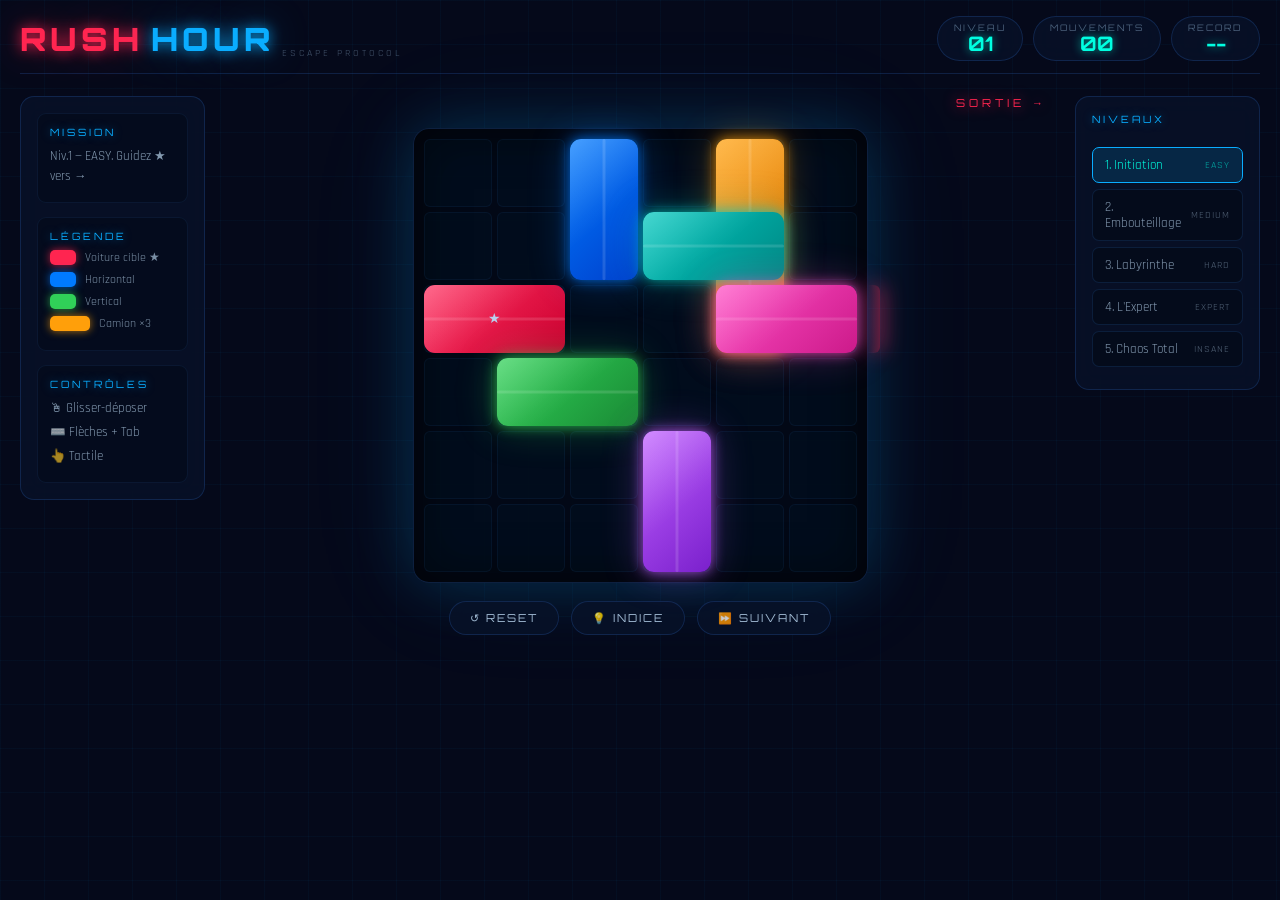
<file: RUSH TOUR/HTML/index.html>
<!DOCTYPE html>
<html lang="fr">
<head>
    <meta charset="UTF-8"/>
    <meta name="viewport" content="width=device-width, initial-scale=1.0"/>
    <title>RUSH HOUR</title>
    <link href="https://fonts.googleapis.com/css2?family=Orbitron:wght@700;900&family=Rajdhani:wght@400;600&display=swap" rel="stylesheet"/>
    <style>
        *,*::before,*::after{box-sizing:border-box;margin:0;padding:0}
        html,body{height:100%;background:#05091a;color:#b8d0ee;font-family:'Rajdhani',sans-serif;user-select:none;-webkit-user-select:none;overflow-x:hidden}

        /* Fond grille animée */
        body::before{
            content:'';position:fixed;inset:0;z-index:0;pointer-events:none;
            background-image:linear-gradient(rgba(10,173,255,.04)1px,transparent 1px),linear-gradient(90deg,rgba(10,173,255,.04)1px,transparent 1px);
            background-size:44px 44px;animation:gs 18s linear infinite;
        }
        @keyframes gs{to{background-position:44px 44px}}

        .wrap{position:relative;z-index:1;display:flex;flex-direction:column;min-height:100vh;padding:0 20px 30px}

        /* ── HEADER ── */
        header{display:flex;justify-content:space-between;align-items:center;padding:16px 0 12px;border-bottom:1px solid rgba(60,140,255,.18);flex-wrap:wrap;gap:12px}
        .logo{display:flex;align-items:baseline;gap:8px}
        .lr{font-family:'Orbitron',sans-serif;font-size:clamp(18px,4vw,32px);font-weight:900;color:#ff2550;text-shadow:0 0 14px rgba(255,37,80,.9),0 0 40px rgba(255,37,80,.4);letter-spacing:4px}
        .lh{font-family:'Orbitron',sans-serif;font-size:clamp(18px,4vw,32px);font-weight:900;color:#0aadff;text-shadow:0 0 14px rgba(10,173,255,.9),0 0 40px rgba(10,173,255,.4);letter-spacing:4px}
        .ls{font-size:10px;letter-spacing:3px;color:rgba(180,220,255,.35);align-self:flex-end}
        .stats{display:flex;gap:10px;flex-wrap:wrap}
        .stat{background:rgba(8,18,40,.8);border:1px solid rgba(60,140,255,.18);border-radius:30px;padding:5px 16px;display:flex;flex-direction:column;align-items:center;backdrop-filter:blur(10px);min-width:64px}
        .sl{font-size:9px;letter-spacing:2px;color:rgba(180,220,255,.4);font-family:'Orbitron',sans-serif}
        .sv{font-family:'Orbitron',sans-serif;font-size:20px;font-weight:700;color:#00ffe1;text-shadow:0 0 10px rgba(0,255,225,.6);line-height:1.1}

        /* ── LAYOUT ── */
        main{display:grid;grid-template-columns:185px 1fr 185px;gap:22px;flex:1;align-items:start;padding:22px 0}
        .panel{background:rgba(8,18,40,.8);border:1px solid rgba(60,140,255,.18);border-radius:14px;padding:16px;backdrop-filter:blur(12px);display:flex;flex-direction:column;gap:14px}
        .ptitle{font-family:'Orbitron',sans-serif;font-size:10px;letter-spacing:3px;color:#0aadff;text-shadow:0 0 8px rgba(10,173,255,.5);margin-bottom:8px}
        .pcard{background:rgba(0,0,0,.22);border:1px solid rgba(60,130,230,.1);border-radius:9px;padding:12px}
        .pcard p{font-size:12.5px;color:rgba(200,230,255,.65);line-height:1.6;margin-bottom:4px}
        .lr-row{display:flex;align-items:center;gap:9px;margin-bottom:7px;font-size:12px;color:rgba(200,230,255,.6)}
        .sw{width:26px;height:15px;border-radius:5px;flex-shrink:0}

        /* ── LISTE NIVEAUX ── */
        .lvl-btn{background:rgba(0,0,0,.25);border:1px solid rgba(60,140,255,.14);border-radius:7px;padding:9px 12px;cursor:pointer;color:rgba(200,230,255,.65);font-family:'Rajdhani',sans-serif;font-size:13px;text-align:left;width:100%;display:flex;justify-content:space-between;align-items:center;transition:all .2s;margin-bottom:6px}
        .lvl-btn:hover{background:rgba(10,173,255,.1);border-color:#0aadff;color:#fff;transform:translateX(3px)}
        .lvl-btn.active{background:rgba(10,173,255,.15);border-color:#0aadff;color:#00ffe1}
        .lvl-btn.done{border-color:#1dff8a;color:#1dff8a}
        .lbadge{font-size:10px;letter-spacing:1px;opacity:.6}
        .lvl-btn.done .lbadge{opacity:1}
        #tip-card{display:none}
        #tip-text{font-size:13px;color:rgba(255,230,0,.85);line-height:1.6}

        /* ── ZONE CENTRALE ── */
        .bwrap{display:flex;flex-direction:column;align-items:center;gap:18px}
        .exit-tag{font-family:'Orbitron',sans-serif;font-size:11px;letter-spacing:4px;color:#ff2550;text-shadow:0 0 14px rgba(255,37,80,.9);align-self:flex-end;margin-right:6px;animation:blink 2s ease-in-out infinite}
        @keyframes blink{0%,100%{opacity:1}50%{opacity:.4}}

        /* ── GRILLE ──
           La grille a position:relative.
           Les cellules de fond sont des divs inline-block (ou grid).
           Les voitures sont en position:absolute par-dessus.
           On calcule leur left/top/width/height en JS depuis la taille réelle des cellules.
        */
        #board-outer{position:relative}
        #board{
            display:grid;
            grid-template-columns:repeat(6,var(--cs,68px));
            grid-template-rows:repeat(6,var(--cs,68px));
            gap:5px;
            padding:10px;
            background:rgba(3,9,22,.92);
            border:1px solid rgba(60,140,255,.18);
            border-radius:16px;
            box-shadow:0 0 60px rgba(10,173,255,.2),0 0 120px rgba(10,173,255,.08),inset 0 0 50px rgba(0,0,0,.7);
            position:relative; /* Les voitures sont absolues par-dessus */
            touch-action:none;
        }
        /* Indicateur de sortie côté droit rangée 2 (index 2, 0-based) */
        #board::after{
            content:'';position:absolute;
            right:-13px;
            top:calc(10px + 2*(var(--cs,68px) + 5px));
            width:13px;height:var(--cs,68px);
            background:linear-gradient(to right,rgba(255,37,80,.05),rgba(255,37,80,.35));
            border-radius:0 6px 6px 0;
            box-shadow:5px 0 20px rgba(255,37,80,.45);
        }
        /* Cellule de fond */
        .cell{background:rgba(10,173,255,.028);border:1px solid rgba(60,130,230,.065);border-radius:6px}

        /* ── VOITURES ── position:absolute dans #board */
        .car{
            position:absolute;
            border-radius:11px;
            cursor:grab;
            display:flex;align-items:center;justify-content:center;
            overflow:hidden;
            touch-action:none;
            z-index:10;
            /* transition sur left/top pour l'animation de glissement */
            transition:left .15s cubic-bezier(.22,1,.36,1),top .15s cubic-bezier(.22,1,.36,1),box-shadow .2s,filter .18s,transform .18s;
        }
        .car::before{content:'';position:absolute;inset:0;border-radius:inherit;pointer-events:none;z-index:1;background:linear-gradient(140deg,rgba(255,255,255,.28) 0%,rgba(255,255,255,.04) 45%,transparent 56%)}
        .car::after{content:'';position:absolute;border-radius:3px;z-index:2;background:rgba(255,255,255,.13)}
        .car.H::after{width:100%;height:3px;top:50%;transform:translateY(-50%)}
        .car.V::after{height:100%;width:3px;left:50%;transform:translateX(-50%)}
        .car-lbl{font-size:14px;z-index:3;pointer-events:none}
        .car:hover{filter:brightness(1.2)}
        .car.dragging{cursor:grabbing;filter:brightness(1.4) saturate(1.2);transform:scale(1.05);z-index:30;transition:none}/* pas de transition pendant le drag */
        .car.moving{filter:brightness(1.3)}
        .car.shake{animation:shake .32s ease}
        @keyframes shake{0%,100%{transform:translateX(0)}20%{transform:translateX(-7px)}40%{transform:translateX(7px)}60%{transform:translateX(-5px)}80%{transform:translateX(5px)}}
        .car.target{animation:pulse 2.5s ease-in-out infinite}
        @keyframes pulse{0%,100%{box-shadow:0 0 14px rgba(255,37,80,.9),0 0 40px rgba(255,37,80,.4)}50%{box-shadow:0 0 28px rgba(255,37,80,1),0 0 60px rgba(255,37,80,.6)}}
        /* Couleurs */
        .car[data-c=red]   {background:linear-gradient(135deg,#ff3060,#cc0030)}
        .car[data-c=blue]  {background:linear-gradient(135deg,#007aff,#0040cc);box-shadow:0 0 14px rgba(0,122,255,.8),0 0 40px rgba(0,122,255,.3)}
        .car[data-c=teal]  {background:linear-gradient(135deg,#00c7be,#008884);box-shadow:0 0 14px rgba(0,199,190,.8),0 0 40px rgba(0,199,190,.3)}
        .car[data-c=green] {background:linear-gradient(135deg,#30d158,#1a8a35);box-shadow:0 0 14px rgba(48,209,88,.8),0 0 40px rgba(48,209,88,.3)}
        .car[data-c=purple]{background:linear-gradient(135deg,#bf5fff,#7a20cc);box-shadow:0 0 14px rgba(191,95,255,.8),0 0 40px rgba(191,95,255,.3)}
        .car[data-c=orange]{background:linear-gradient(135deg,#ff9f0a,#cc6600);box-shadow:0 0 14px rgba(255,159,10,.8),0 0 40px rgba(255,159,10,.3)}
        .car[data-c=pink]  {background:linear-gradient(135deg,#ff4ec4,#cc1a8a);box-shadow:0 0 14px rgba(255,78,196,.8),0 0 40px rgba(255,78,196,.3)}
        .car[data-c=yellow]{background:linear-gradient(135deg,#ffd60a,#aa8800);box-shadow:0 0 14px rgba(255,214,10,.8),0 0 40px rgba(255,214,10,.3)}
        .car[data-c=lime]  {background:linear-gradient(135deg,#a2e635,#5c9a00);box-shadow:0 0 14px rgba(162,230,53,.8),0 0 40px rgba(162,230,53,.3)}
        .car[data-c=indigo]{background:linear-gradient(135deg,#5e5ce6,#2a28aa);box-shadow:0 0 14px rgba(94,92,230,.8),0 0 40px rgba(94,92,230,.3)}

        /* ── BOUTONS ── */
        .actions{display:flex;gap:12px;flex-wrap:wrap;justify-content:center}
        .btn{font-family:'Orbitron',sans-serif;font-size:11px;letter-spacing:2px;padding:9px 20px;border:1px solid rgba(60,140,255,.18);border-radius:30px;background:rgba(8,18,40,.8);color:rgba(200,230,255,.8);cursor:pointer;display:flex;align-items:center;gap:7px;transition:all .2s;backdrop-filter:blur(8px)}
        .btn:hover{transform:translateY(-2px);color:#fff}
        .btn-reset:hover{border-color:#ff9f0a;box-shadow:0 0 14px rgba(255,159,10,.3);background:rgba(255,159,10,.1)}
        .btn-hint:hover{border-color:#ffd60a;box-shadow:0 0 14px rgba(255,214,10,.3);background:rgba(255,214,10,.08)}
        .btn-skip:hover{border-color:#0aadff;box-shadow:0 0 14px rgba(10,173,255,.3);background:rgba(10,173,255,.1)}
        .btn:active{transform:scale(.97)}

        /* ── VICTOIRE ── */
        #win{position:fixed;inset:0;z-index:1000;display:none;align-items:center;justify-content:center;background:rgba(0,0,0,.72);backdrop-filter:blur(14px)}
        #win.show{display:flex;animation:fi .35s ease}
        @keyframes fi{from{opacity:0}to{opacity:1}}
        #confetti{position:absolute;inset:0;pointer-events:none;width:100%;height:100%}
        .wbox{position:relative;z-index:1;background:rgba(3,9,22,.94);border:1px solid rgba(0,255,225,.3);border-radius:22px;padding:46px 54px;text-align:center;max-width:92vw;box-shadow:0 0 60px rgba(0,255,225,.18);animation:pi .45s cubic-bezier(.34,1.56,.64,1)}
        @keyframes pi{from{transform:scale(.5);opacity:0}to{transform:scale(1);opacity:1}}
        .wicon{font-size:56px;margin-bottom:14px}
        .wtitle{font-family:'Orbitron',sans-serif;font-size:clamp(20px,5vw,36px);font-weight:900;letter-spacing:6px;color:#00ffe1;text-shadow:0 0 20px rgba(0,255,225,.8);margin-bottom:10px}
        .wsub{font-size:15px;color:rgba(200,230,255,.55);margin-bottom:4px}
        .wmv{font-family:'Orbitron',sans-serif;font-size:13px;color:#ffd60a;text-shadow:0 0 10px rgba(255,214,10,.5);margin-bottom:18px;letter-spacing:2px}
        .wstars{font-size:30px;margin-bottom:26px;letter-spacing:6px}
        .wbtn{font-family:'Orbitron',sans-serif;font-size:13px;letter-spacing:3px;padding:13px 38px;background:linear-gradient(135deg,rgba(0,255,225,.18),rgba(10,173,255,.18));border:1px solid #00ffe1;border-radius:40px;color:#00ffe1;cursor:pointer;box-shadow:0 0 20px rgba(0,255,225,.2);transition:all .22s}
        .wbtn:hover{box-shadow:0 0 30px rgba(0,255,225,.4);transform:translateY(-2px) scale(1.03)}

        /* ── RESPONSIVE ── */
        @media(max-width:900px){
            main{grid-template-columns:1fr;grid-template-rows:auto auto auto}
            .panel-left{order:2;display:grid;grid-template-columns:1fr 1fr;gap:10px}
            .bwrap{order:1}
            .panel-right{order:3}
            .mcard{grid-column:span 2}
        }
        @media(max-width:540px){
            .panel-left{grid-template-columns:1fr}
            .mcard{grid-column:span 1}
            .wbox{padding:30px 20px}
        }
    </style>
</head>
<body>

<!-- Victoire -->
<div id="win">
    <canvas id="confetti"></canvas>
    <div class="wbox">
        <div class="wicon">🚀</div>
        <h2 class="wtitle">ÉVASION RÉUSSIE</h2>
        <p class="wsub">Niveau <span id="w-lvl">1</span> complété</p>
        <p class="wmv">en <span id="w-mv">0</span> mouvements</p>
        <div class="wstars" id="w-stars"></div>
        <button class="wbtn" id="btn-next">NIVEAU SUIVANT →</button>
    </div>
</div>

<div class="wrap">
    <header>
        <div class="logo">
            <span class="lr">RUSH</span>
            <span class="lh">HOUR</span>
            <span class="ls">ESCAPE PROTOCOL</span>
        </div>
        <div class="stats">
            <div class="stat"><span class="sl">NIVEAU</span><span class="sv" id="h-lvl">01</span></div>
            <div class="stat"><span class="sl">MOUVEMENTS</span><span class="sv" id="h-mv">00</span></div>
            <div class="stat"><span class="sl">RECORD</span><span class="sv" id="h-best">--</span></div>
        </div>
    </header>

    <main>
        <!-- Panel gauche -->
        <aside class="panel panel-left">
            <div class="pcard mcard">
                <div class="ptitle">MISSION</div>
                <p id="mission">Guidez ★ vers la sortie →</p>
            </div>
            <div class="pcard">
                <div class="ptitle">LÉGENDE</div>
                <div class="lr-row"><div class="sw" style="background:#ff2550;box-shadow:0 0 8px rgba(255,37,80,.7)"></div>Voiture cible ★</div>
                <div class="lr-row"><div class="sw" style="background:#007aff;box-shadow:0 0 8px rgba(0,122,255,.7)"></div>Horizontal</div>
                <div class="lr-row"><div class="sw" style="background:#30d158;box-shadow:0 0 8px rgba(48,209,88,.7)"></div>Vertical</div>
                <div class="lr-row"><div class="sw" style="background:#ff9f0a;box-shadow:0 0 8px rgba(255,159,10,.7);width:40px"></div>Camion ×3</div>
            </div>
            <div class="pcard">
                <div class="ptitle">CONTRÔLES</div>
                <p>🖱 Glisser-déposer</p>
                <p>⌨️ Flèches + Tab</p>
                <p>👆 Tactile</p>
            </div>
        </aside>

        <!-- Centre -->
        <div class="bwrap">
            <div class="exit-tag">SORTIE →</div>
            <div id="board-outer">
                <div id="board"></div>
            </div>
            <div class="actions">
                <button class="btn btn-reset" id="btn-reset">↺ RESET</button>
                <button class="btn btn-hint"  id="btn-hint">💡 INDICE</button>
                <button class="btn btn-skip"  id="btn-skip">⏩ SUIVANT</button>
            </div>
        </div>

        <!-- Panel droit -->
        <aside class="panel panel-right">
            <div class="ptitle">NIVEAUX</div>
            <div id="lvl-list"></div>
            <div class="pcard" id="tip-card">
                <div class="ptitle">💡 INDICE</div>
                <p id="tip-text"></p>
            </div>
        </aside>
    </main>
</div>

<script>
    /* ════════════════════════════════════════════
       NIVEAUX
       row/col : 0-indexed (0..5)
       dir H = horizontal, dir V = vertical
       Victoire : red.col + red.len - 1 >= 5
    ════════════════════════════════════════════ */
    const LEVELS = [
        {
            name:'Initiation', diff:'EASY',
            hint:'Déplacez le camion orange vers le haut, puis la voiture rose vers la gauche.',
            cars:[
                {id:'red',row:2,col:0,len:2,dir:'H',color:'red'},
                {id:'a1', row:0,col:2,len:2,dir:'V',color:'blue'},
                {id:'a2', row:0,col:4,len:3,dir:'V',color:'orange'},
                {id:'a3', row:1,col:3,len:2,dir:'H',color:'teal'},
                {id:'a4', row:3,col:1,len:2,dir:'H',color:'green'},
                {id:'a5', row:4,col:3,len:2,dir:'V',color:'purple'},
                {id:'a6', row:2,col:4,len:2,dir:'H',color:'pink'},
            ]
        },
        {
            name:'Embouteillage', diff:'MEDIUM',
            hint:'Les blocs verticaux colonnes 2 et 3 bloquent la rangée 2. Déplacez-les vers le bas.',
            cars:[
                {id:'red',row:2,col:0,len:2,dir:'H',color:'red'},
                {id:'b1', row:0,col:2,len:3,dir:'V',color:'indigo'},
                {id:'b2', row:0,col:3,len:2,dir:'V',color:'blue'},
                {id:'b3', row:3,col:3,len:2,dir:'H',color:'teal'},
                {id:'b4', row:0,col:5,len:2,dir:'V',color:'lime'},
                {id:'b5', row:3,col:5,len:2,dir:'V',color:'orange'},
                {id:'b6', row:3,col:1,len:2,dir:'H',color:'green'},
                {id:'b7', row:4,col:4,len:2,dir:'H',color:'purple'},
                {id:'b8', row:1,col:0,len:2,dir:'H',color:'yellow'},
                {id:'b9', row:4,col:0,len:2,dir:'V',color:'pink'},
            ]
        },
        {
            name:'Labyrinthe', diff:'HARD',
            hint:'Montez les blocs verticaux col.0 et col.1, puis libérez la rangée 2 en chaîne.',
            cars:[
                {id:'red',row:2,col:0,len:2,dir:'H',color:'red'},
                {id:'c1', row:0,col:0,len:2,dir:'V',color:'blue'},
                {id:'c2', row:0,col:1,len:2,dir:'V',color:'orange'},
                {id:'c3', row:0,col:3,len:2,dir:'H',color:'teal'},
                {id:'c4', row:1,col:2,len:2,dir:'V',color:'purple'},
                {id:'c5', row:0,col:4,len:2,dir:'V',color:'lime'},
                {id:'c6', row:3,col:2,len:3,dir:'H',color:'yellow'},
                {id:'c7', row:2,col:5,len:3,dir:'V',color:'indigo'},
                {id:'c8', row:3,col:0,len:2,dir:'H',color:'pink'},
                {id:'c9', row:4,col:3,len:2,dir:'V',color:'green'},
                {id:'c10',row:5,col:0,len:3,dir:'H',color:'blue'},
                {id:'c11',row:5,col:4,len:2,dir:'H',color:'orange'},
            ]
        },
        {
            name:"L'Expert", diff:'EXPERT',
            hint:'Dégagez la colonne 4 en chaîne. Commencez par les blocs verticaux à droite.',
            cars:[
                {id:'red',row:2,col:1,len:2,dir:'H',color:'red'},
                {id:'d1', row:0,col:0,len:3,dir:'V',color:'indigo'},
                {id:'d2', row:0,col:2,len:2,dir:'H',color:'lime'},
                {id:'d3', row:0,col:3,len:3,dir:'V',color:'orange'},
                {id:'d4', row:0,col:4,len:2,dir:'H',color:'teal'},
                {id:'d5', row:1,col:5,len:2,dir:'V',color:'purple'},
                {id:'d6', row:2,col:3,len:2,dir:'H',color:'blue'},
                {id:'d7', row:3,col:0,len:2,dir:'V',color:'pink'},
                {id:'d8', row:3,col:2,len:2,dir:'H',color:'yellow'},
                {id:'d9', row:3,col:4,len:3,dir:'V',color:'green'},
                {id:'d10',row:4,col:1,len:2,dir:'H',color:'orange'},
                {id:'d11',row:5,col:3,len:3,dir:'H',color:'indigo'},
            ]
        },
        {
            name:'Chaos Total', diff:'INSANE',
            hint:'Libérez la colonne 2 vers le bas, puis travaillez en chaîne vers la sortie.',
            cars:[
                {id:'red',row:2,col:0,len:2,dir:'H',color:'red'},
                {id:'e1', row:0,col:0,len:2,dir:'H',color:'teal'},
                {id:'e2', row:0,col:2,len:2,dir:'V',color:'blue'},
                {id:'e3', row:0,col:3,len:2,dir:'H',color:'lime'},
                {id:'e4', row:0,col:5,len:3,dir:'V',color:'orange'},
                {id:'e5', row:1,col:1,len:2,dir:'H',color:'purple'},
                {id:'e6', row:1,col:4,len:2,dir:'V',color:'pink'},
                {id:'e7', row:2,col:2,len:2,dir:'V',color:'indigo'},
                {id:'e8', row:2,col:4,len:2,dir:'H',color:'yellow'},
                {id:'e9', row:3,col:0,len:2,dir:'V',color:'green'},
                {id:'e10',row:3,col:2,len:3,dir:'H',color:'blue'},
                {id:'e11',row:4,col:1,len:2,dir:'H',color:'orange'},
                {id:'e12',row:4,col:4,len:2,dir:'V',color:'teal'},
                {id:'e13',row:5,col:0,len:3,dir:'H',color:'purple'},
                {id:'e14',row:5,col:4,len:2,dir:'H',color:'lime'},
            ]
        },
    ];

    /* ════════════════════════════════════════════
       ÉTAT
    ════════════════════════════════════════════ */
    const G = 6; // taille grille
    let lvlIdx = 0;
    let cars   = [];  // copies mutables
    let moves  = 0;
    let bests  = {};
    let selId  = null;

    function cloneCars(src){ return src.map(c=>({...c})); }
    function byId(id){ return cars.find(c=>c.id===id); }

    /* Grille logique 6×6 — null ou id de voiture */
    function makeGrid(excludeId){
        const g = Array.from({length:G},()=>Array(G).fill(null));
        for(const car of cars){
            if(car.id===excludeId) continue;
            for(let i=0;i<car.len;i++){
                const r = car.dir==='V' ? car.row+i : car.row;
                const c = car.dir==='H' ? car.col+i : car.col;
                if(r>=0&&r<G&&c>=0&&c<G) g[r][c]=car.id;
            }
        }
        return g;
    }

    /* Espaces libres devant (+) et derrière (-) une voiture */
    function freeSpaces(id){
        const car=byId(id), g=makeGrid(id);
        let fwd=0,bwd=0;
        if(car.dir==='H'){
            for(let c=car.col+car.len;c<G;c++){ if(g[car.row][c]) break; fwd++; }
            for(let c=car.col-1;c>=0;c--)    { if(g[car.row][c]) break; bwd++; }
        } else {
            for(let r=car.row+car.len;r<G;r++){ if(g[r][car.col]) break; fwd++; }
            for(let r=car.row-1;r>=0;r--)    { if(g[r][car.col]) break; bwd++; }
        }
        return {fwd,bwd};
    }

    /* Déplace une voiture de delta cases (clamped). Retourne le delta réel. */
    function moveCar(id,delta){
        if(!delta) return 0;
        const car=byId(id);
        const {fwd,bwd}=freeSpaces(id);
        const real=Math.sign(delta)*Math.min(Math.abs(delta),delta>0?fwd:bwd);
        if(!real) return 0;
        if(car.dir==='H') car.col+=real; else car.row+=real;
        return real;
    }

    /* ════════════════════════════════════════════
       RENDU
       Stratégie :
       1. Créer 36 cellules .cell dans #board (grid CSS → elles se placent automatiquement)
       2. Créer les voitures en position:absolute dans #board
          left  = PAD + col*(CELL+GAP)
          top   = PAD + row*(CELL+GAP)
          width = len*CELL + (len-1)*GAP
          height= CELL  (ou len*CELL+(len-1)*GAP si V)
       On lit CELL et GAP depuis le DOM (getBoundingClientRect) pour être précis.
    ════════════════════════════════════════════ */
    const board = document.getElementById('board');
    const PAD   = 10; // padding du #board en px (doit correspondre au CSS)
    const GAP   = 5;  // gap entre cellules

    function getCellSize(){
        // Lire la taille réelle d'une cellule après rendu CSS
        const cell = board.querySelector('.cell');
        if(!cell) return 68;
        return cell.getBoundingClientRect().width;
    }

    function px(col,row,len,dir){
        const cs = getCellSize();
        const left  = PAD + col*(cs+GAP);
        const top   = PAD + row*(cs+GAP);
        const width = dir==='H' ? len*cs+(len-1)*GAP : cs;
        const height= dir==='V' ? len*cs+(len-1)*GAP : cs;
        return {left,top,width,height};
    }

    function renderBoard(){
        board.innerHTML='';

        // 1. Cellules de fond
        for(let i=0;i<G*G;i++){
            const d=document.createElement('div');
            d.className='cell';
            board.appendChild(d);
        }

        // 2. Voitures — on les place APRÈS les cellules pour avoir leur taille
        // On utilise requestAnimationFrame pour s'assurer que les cellules sont rendues
        requestAnimationFrame(()=>{
            // Supprimer les anciennes voitures si présentes
            board.querySelectorAll('.car').forEach(e=>e.remove());

            for(const car of cars){
                const el=document.createElement('div');
                el.className=`car ${car.dir}${car.id==='red'?' target':''}`;
                el.dataset.id=car.id;
                el.setAttribute('data-c',car.color);

                setCarStyle(el,car);

                if(car.id==='red'){
                    const s=document.createElement('span');
                    s.className='car-lbl'; s.textContent='★';
                    el.appendChild(s);
                }
                board.appendChild(el);
                bindCarEvents(el);
            }
        });
    }

    function setCarStyle(el,car){
        const {left,top,width,height}=px(car.col,car.row,car.len,car.dir);
        el.style.left  =left+'px';
        el.style.top   =top+'px';
        el.style.width =width+'px';
        el.style.height=height+'px';
    }

    function refreshCar(id){
        const car=byId(id);
        const el=board.querySelector(`.car[data-id="${id}"]`);
        if(car&&el) setCarStyle(el,car);
    }

    function updateHUD(){
        document.getElementById('h-lvl').textContent  = String(lvlIdx+1).padStart(2,'0');
        document.getElementById('h-mv').textContent   = String(moves).padStart(2,'0');
        const b=bests[lvlIdx];
        document.getElementById('h-best').textContent = b!=null?String(b).padStart(2,'0'):'--';
    }

    function renderLvlList(){
        const list=document.getElementById('lvl-list');
        list.innerHTML='';
        LEVELS.forEach((lv,i)=>{
            const b=document.createElement('button');
            b.className='lvl-btn'+(i===lvlIdx?' active':'')+(bests[i]!=null?' done':'');
            b.innerHTML=`<span>${i+1}. ${lv.name}</span><span class="lbadge">${bests[i]!=null?'✓ '+bests[i]:lv.diff}</span>`;
            b.onclick=()=>loadLevel(i);
            list.appendChild(b);
        });
    }

    /* ════════════════════════════════════════════
       CHARGEMENT NIVEAU
    ════════════════════════════════════════════ */
    function loadLevel(i){
        lvlIdx=i; cars=cloneCars(LEVELS[i].cars); moves=0; selId=null;
        document.getElementById('tip-card').style.display='none';
        document.getElementById('mission').textContent=`Niv.${i+1} — ${LEVELS[i].diff}. Guidez ★ vers →`;
        updateHUD(); renderLvlList(); renderBoard();
    }

    /* ════════════════════════════════════════════
       VICTOIRE
    ════════════════════════════════════════════ */
    function checkVictory(){
        const r=byId('red');
        if(r&&r.col+r.len-1>=G-1) setTimeout(doWin,200);
    }

    function doWin(){
        const prev=bests[lvlIdx];
        if(prev==null||moves<prev){ bests[lvlIdx]=moves; saveBests(); }
        const stars=moves<=7?3:moves<=14?2:1;
        document.getElementById('w-lvl').textContent=lvlIdx+1;
        document.getElementById('w-mv').textContent=moves;
        document.getElementById('w-stars').textContent='★'.repeat(stars)+'☆'.repeat(3-stars);
        const ov=document.getElementById('win');
        ov.classList.add('show');
        const hasNext=lvlIdx<LEVELS.length-1;
        const btn=document.getElementById('btn-next');
        btn.textContent=hasNext?'NIVEAU SUIVANT →':'REJOUER ↺';
        btn.onclick=()=>{ ov.classList.remove('show'); loadLevel(hasNext?lvlIdx+1:0); };
        confetti();
        renderLvlList();
    }

    /* ════════════════════════════════════════════
       DRAG & DROP
    ════════════════════════════════════════════ */
    let drag=null;

    function bindCarEvents(el){
        el.addEventListener('mousedown', e=>{ e.preventDefault(); startDrag(el.dataset.id,e.clientX,e.clientY); });
        el.addEventListener('touchstart',e=>{ e.preventDefault(); startDrag(el.dataset.id,e.touches[0].clientX,e.touches[0].clientY); },{passive:false});
    }

    function startDrag(id,x,y){
        const car=byId(id);
        drag={ id, x0:x, y0:y, col0:car.col, row0:car.row, applied:0 };
        selectCar(id);
        board.querySelector(`.car[data-id="${id}"]`)?.classList.add('dragging');
    }

    window.addEventListener('mousemove',e=>onMove(e.clientX,e.clientY));
    window.addEventListener('mouseup',  ()=>endDrag());
    window.addEventListener('touchmove',e=>{ e.preventDefault(); onMove(e.touches[0].clientX,e.touches[0].clientY); },{passive:false});
    window.addEventListener('touchend', ()=>endDrag());

    function onMove(x,y){
        if(!drag) return;
        const car=byId(drag.id);
        const cs=getCellSize()+GAP;
        const raw=(car.dir==='H'?x-drag.x0:y-drag.y0)/cs;
        const want=Math.round(raw);

        // Replacer à l'origine pour recalculer les espaces libres
        car.col=drag.col0; car.row=drag.row0;
        const {fwd,bwd}=freeSpaces(drag.id);
        const clamped=want>=0?Math.min(want,fwd):-Math.min(-want,bwd);

        if(car.dir==='H') car.col=drag.col0+clamped;
        else              car.row=drag.row0+clamped;
        drag.applied=clamped;

        refreshCar(drag.id);
    }

    function endDrag(){
        if(!drag) return;
        const el=board.querySelector(`.car[data-id="${drag.id}"]`);
        el?.classList.remove('dragging');
        if(drag.applied!==0){ moves++; updateHUD(); checkVictory(); }
        else {
            // Snap retour
            const car=byId(drag.id); car.col=drag.col0; car.row=drag.row0; refreshCar(drag.id);
        }
        drag=null;
    }

    /* ════════════════════════════════════════════
       CLAVIER
    ════════════════════════════════════════════ */
    function selectCar(id){
        if(selId){ board.querySelector(`.car[data-id="${selId}"]`)?.style.removeProperty('outline'); }
        selId=id;
        if(id){ const el=board.querySelector(`.car[data-id="${id}"]`); if(el) el.style.outline='2px solid rgba(255,255,255,.75)'; }
    }

    board.addEventListener('click',e=>{ const c=e.target.closest('.car'); if(c) selectCar(c.dataset.id); });

    document.addEventListener('keydown',e=>{
        if(!selId) return;
        const car=byId(selId); if(!car) return;
        let delta=0;
        if(e.key==='ArrowRight'&&car.dir==='H') delta= 1;
        if(e.key==='ArrowLeft' &&car.dir==='H') delta=-1;
        if(e.key==='ArrowDown' &&car.dir==='V') delta= 1;
        if(e.key==='ArrowUp'   &&car.dir==='V') delta=-1;
        if(e.key==='Tab'){ e.preventDefault(); const ids=cars.map(c=>c.id); selectCar(ids[(ids.indexOf(selId)+1)%ids.length]); return; }
        if(e.key==='Escape'){ selectCar(null); return; }
        if(!delta) return;
        e.preventDefault();
        const real=moveCar(selId,delta);
        if(real){ moves++; updateHUD(); refreshCar(selId); const el=board.querySelector(`.car[data-id="${selId}"]`); el?.classList.add('moving'); setTimeout(()=>el?.classList.remove('moving'),300); checkVictory(); }
        else { const el=board.querySelector(`.car[data-id="${selId}"]`); el?.classList.add('shake'); setTimeout(()=>el?.classList.remove('shake'),350); }
    });

    /* ════════════════════════════════════════════
       BOUTONS
    ════════════════════════════════════════════ */
    document.getElementById('btn-reset').onclick=()=>loadLevel(lvlIdx);
    document.getElementById('btn-skip').onclick =()=>loadLevel((lvlIdx+1)%LEVELS.length);
    document.getElementById('btn-hint').onclick =()=>{
        document.getElementById('tip-text').textContent=LEVELS[lvlIdx].hint;
        document.getElementById('tip-card').style.display='block';
    };

    /* ════════════════════════════════════════════
       PERSISTANCE
    ════════════════════════════════════════════ */
    function loadBests(){ try{ const r=localStorage.getItem('rh4'); if(r) bests=JSON.parse(r); }catch(_){} }
    function saveBests(){ try{ localStorage.setItem('rh4',JSON.stringify(bests)); }catch(_){} }

    /* ════════════════════════════════════════════
       CONFETTIS
    ════════════════════════════════════════════ */
    function confetti(){
        const cv=document.getElementById('confetti');
        const cx=cv.getContext('2d');
        cv.width=innerWidth; cv.height=innerHeight;
        const COLS=['#ff2550','#0aadff','#00ffe1','#ffd60a','#1dff8a','#bf5fff','#ff9f0a','#ff4ec4'];
        const ps=Array.from({length:140},()=>({
            x:Math.random()*cv.width, y:-20-Math.random()*cv.height*.4,
            w:6+Math.random()*10, h:10+Math.random()*14,
            r:Math.random()*Math.PI*2, rv:(Math.random()-.5)*.15,
            vx:(Math.random()-.5)*5, vy:3+Math.random()*5,
            col:COLS[0|Math.random()*COLS.length], a:1
        }));
        let raf;
        (function draw(){
            cx.clearRect(0,0,cv.width,cv.height);
            let alive=0;
            for(const p of ps){
                p.x+=p.vx; p.y+=p.vy; p.r+=p.rv; p.vy+=.1;
                if(p.y>cv.height*.75) p.a-=.018;
                if(p.a<=0) continue; alive++;
                cx.save(); cx.globalAlpha=p.a; cx.translate(p.x,p.y); cx.rotate(p.r);
                cx.fillStyle=p.col; cx.shadowColor=p.col; cx.shadowBlur=10;
                cx.fillRect(-p.w/2,-p.h/2,p.w,p.h); cx.restore();
            }
            if(alive>0) raf=requestAnimationFrame(draw);
            else cx.clearRect(0,0,cv.width,cv.height);
        })();
    }

    /* ════════════════════════════════════════════
       PARTICULES FOND
    ════════════════════════════════════════════ */
    (function spawnParticles(){
        const con=document.getElementById('bg-particles');
        if(!con) return;
        const COLS=['#0aadff','#00ffe1','#ff2550','#bf5fff','#ffd60a'];
        for(let i=0;i<28;i++){
            const p=document.createElement('div'); p.className='pt';
            const sz=2+Math.random()*5;
            p.style.cssText=`width:${sz}px;height:${sz}px;left:${Math.random()*100}%;`
                +`background:${COLS[0|Math.random()*COLS.length]};`
                +`--d:${7+Math.random()*12}s;--dl:${Math.random()*10}s;`;
            con.appendChild(p);
        }
    })();

    /* ════════════════════════════════════════════
       RESIZE — recalculer la position des voitures
    ════════════════════════════════════════════ */
    let resizeTimer;
    window.addEventListener('resize',()=>{
        clearTimeout(resizeTimer);
        resizeTimer=setTimeout(()=>{ board.querySelectorAll('.car').forEach(el=>{ const car=byId(el.dataset.id); if(car) setCarStyle(el,car); }); },150);
    });

    /* ════════════════════════════════════════════
       DÉMARRAGE
    ════════════════════════════════════════════ */
    loadBests();
    loadLevel(0);
</script>

<!-- div pour les particules (créées en JS) -->
<div id="bg-particles" style="position:fixed;inset:0;z-index:0;pointer-events:none;overflow:hidden"></div>
</body>
</html>
</file>
